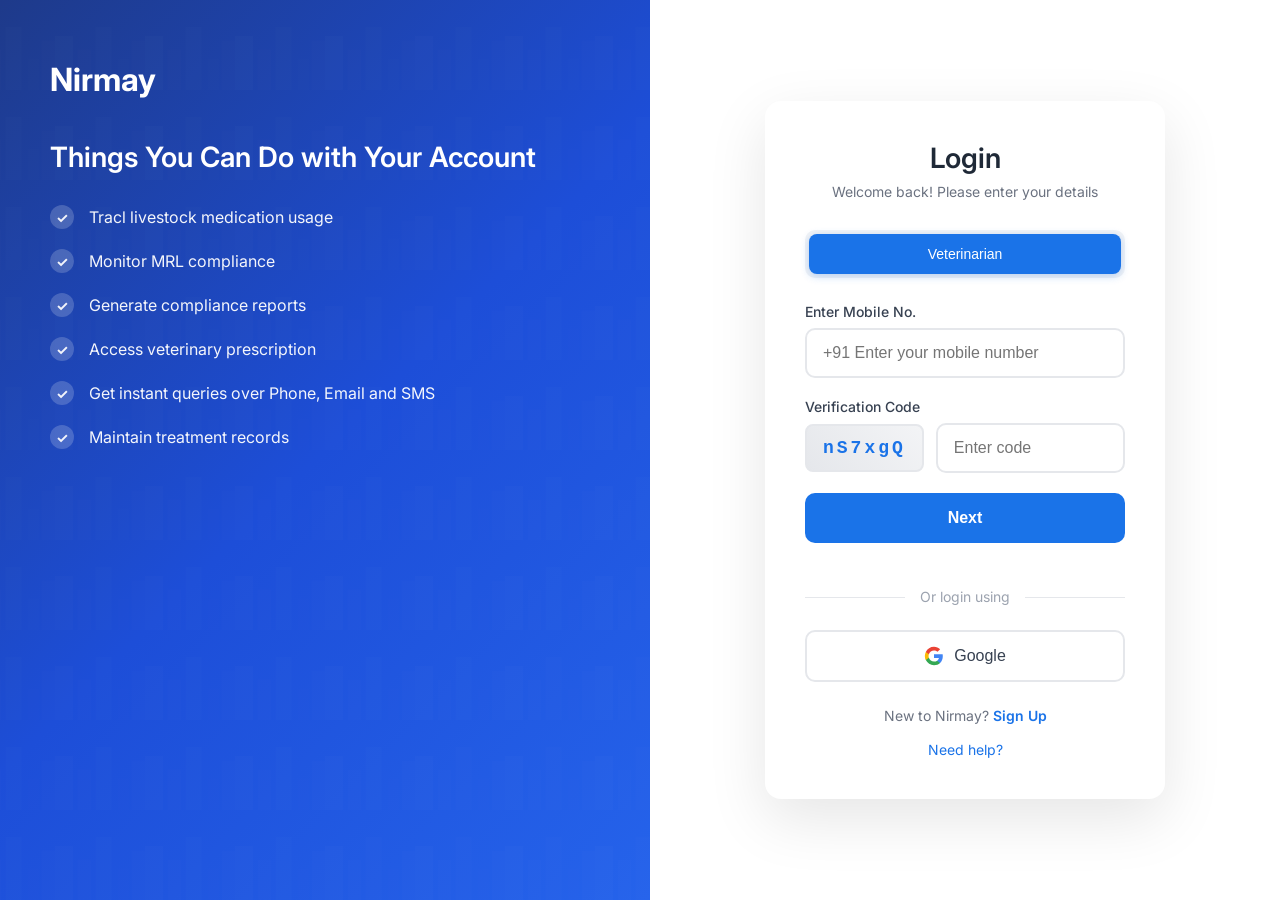
<file: index.html>
<!DOCTYPE html>
<html lang="en">
<head>
    <meta charset="UTF-8">
    <meta name="viewport" content="width=device-width, initial-scale=1.0">
    <title>Bhk view - Login</title>
    <link href="https://fonts.googleapis.com/css2?family=Inter:wght@300;400;500;600;700&display=swap" rel="stylesheet">
    <link rel="stylesheet" href="css/style.css">
</head>
<body>
    <div class="container">
        <!-- Left Section -->
        <div class="left-section">
            <div class="left-content">
                <div class="brand-name">Nirmay</div>
                <h2 class="features-title">Things You Can Do with Your Account</h2>
                <ul class="features-list">
                    <li>Tracl livestock medication usage</li>
                    <li>Monitor MRL compliance</li>
                    <li>Generate compliance reports</li>
                    <li>Access veterinary prescription</li>
                    <li>Get instant queries over Phone, Email and SMS</li>
                    <li>Maintain treatment records</li>
                </ul>
            </div>
        </div>

        <!-- Right Section -->
        <div class="right-section">
            <form class="login-form">
                <div class="login-header">
                    <h1 class="login-title">Login</h1>
                    <p class="login-subtitle">Welcome back! Please enter your details</p>
                </div>

                <div class="user-type-toggle">
                    <button type="button" class="toggle-btn active" onclick="toggleUserType(this, 'vet')">Veterinarian</button>
                    <!-- <button type="button" class="toggle-btn" onclick="toggleUserType(this, 'regulator')">Farmer</button> -->
                </div>

                <div class="form-group">
                    <label class="form-label">Enter Mobile No.</label>
                    <input type="tel" class="form-input" placeholder="+91 Enter your mobile number" maxlength="10">
                </div>

                <div class="form-group">
                    <label class="form-label">Verification Code</label>
                    <div class="captcha-container">
                        <div class="captcha-image" onclick="generateCaptcha()" id="captcha">5ZM4nj</div>
                        <input type="text" class="form-input captcha-input" placeholder="Enter code" maxlength="6">
                    </div>
                </div>

                
                <button type="button" class="next-btn" onclick="goNext()">Next</button>


                <div class="divider">
                    <span>Or login using</span>
                </div>

                <button type="button" class="google-btn" onclick="loginWithGoogle()">
                    <svg width="20" height="20" viewBox="0 0 24 24" fill="none">
                        <path d="M22.56 12.25c0-.78-.07-1.53-.2-2.25H12v4.26h5.92c-.26 1.37-1.04 2.53-2.21 3.31v2.77h3.57c2.08-1.92 3.28-4.74 3.28-8.09z" fill="#4285F4"/>
                        <path d="M12 23c2.97 0 5.46-.98 7.28-2.66l-3.57-2.77c-.98.66-2.23 1.06-3.71 1.06-2.86 0-5.29-1.93-6.16-4.53H2.18v2.84C3.99 20.53 7.7 23 12 23z" fill="#34A853"/>
                        <path d="M5.84 14.09c-.22-.66-.35-1.36-.35-2.09s.13-1.43.35-2.09V7.07H2.18C1.43 8.55 1 10.22 1 12s.43 3.45 1.18 4.93l2.85-2.22.81-.62z" fill="#FBBC05"/>
                        <path d="M12 5.38c1.62 0 3.06.56 4.21 1.64l3.15-3.15C17.45 2.09 14.97 1 12 1 7.7 1 3.99 3.47 2.18 7.07l3.66 2.84c.87-2.6 3.3-4.53 6.16-4.53z" fill="#EA4335"/>
                    </svg>
                    Google
                </button>

                <div class="signup-link">
                    New to Nirmay? <a href="#" onclick="showSignup()">Sign Up</a>
                </div>

                <div class="help-link">
                    <a href="#" onclick="showHelp()">Need help?</a>
                </div>
            </form>
        </div>
    </div>

 <script src="js/script.js"></script>
</body>
</html>
</file>
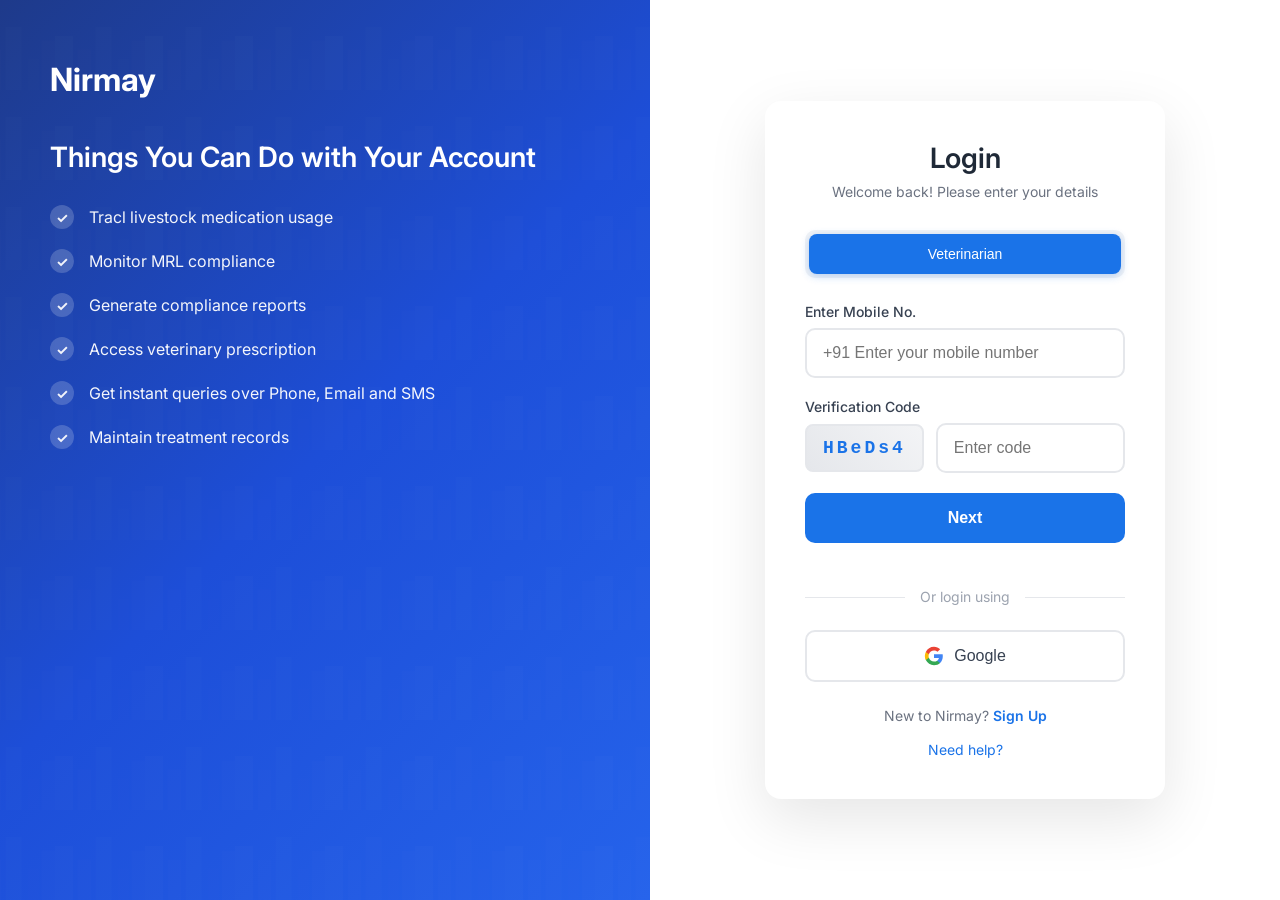
<file: index (1).html>
<!DOCTYPE html>
<html lang="en">
<head>
    <meta charset="UTF-8">
    <meta name="viewport" content="width=device-width, initial-scale=1.0">
    <title>Bhk view - Login</title>
    <link href="https://fonts.googleapis.com/css2?family=Inter:wght@300;400;500;600;700&display=swap" rel="stylesheet">
    <link rel="stylesheet" href="css/style.css">
</head>
<body>
    <div class="container">
        <!-- Left Section -->
        <div class="left-section">
            <div class="left-content">
                <div class="brand-name">Nirmay</div>
                <h2 class="features-title">Things You Can Do with Your Account</h2>
                <ul class="features-list">
                    <li>Tracl livestock medication usage</li>
                    <li>Monitor MRL compliance</li>
                    <li>Generate compliance reports</li>
                    <li>Access veterinary prescription</li>
                    <li>Get instant queries over Phone, Email and SMS</li>
                    <li>Maintain treatment records</li>
                </ul>
            </div>
        </div>

        <!-- Right Section -->
        <div class="right-section">
            <form class="login-form">
                <div class="login-header">
                    <h1 class="login-title">Login</h1>
                    <p class="login-subtitle">Welcome back! Please enter your details</p>
                </div>

                <div class="user-type-toggle">
                    <button type="button" class="toggle-btn active" onclick="toggleUserType(this, 'vet')">Veterinarian</button>
                    <!-- <button type="button" class="toggle-btn" onclick="toggleUserType(this, 'regulator')">Farmer</button> -->
                </div>

                <div class="form-group">
                    <label class="form-label">Enter Mobile No.</label>
                    <input type="tel" class="form-input" placeholder="+91 Enter your mobile number" maxlength="10">
                </div>

                <div class="form-group">
                    <label class="form-label">Verification Code</label>
                    <div class="captcha-container">
                        <div class="captcha-image" onclick="generateCaptcha()" id="captcha">5ZM4nj</div>
                        <input type="text" class="form-input captcha-input" placeholder="Enter code" maxlength="6">
                    </div>
                </div>

                
                <button type="button" class="next-btn" onclick="goNext()">Next</button>


                <div class="divider">
                    <span>Or login using</span>
                </div>

                <button type="button" class="google-btn" onclick="loginWithGoogle()">
                    <svg width="20" height="20" viewBox="0 0 24 24" fill="none">
                        <path d="M22.56 12.25c0-.78-.07-1.53-.2-2.25H12v4.26h5.92c-.26 1.37-1.04 2.53-2.21 3.31v2.77h3.57c2.08-1.92 3.28-4.74 3.28-8.09z" fill="#4285F4"/>
                        <path d="M12 23c2.97 0 5.46-.98 7.28-2.66l-3.57-2.77c-.98.66-2.23 1.06-3.71 1.06-2.86 0-5.29-1.93-6.16-4.53H2.18v2.84C3.99 20.53 7.7 23 12 23z" fill="#34A853"/>
                        <path d="M5.84 14.09c-.22-.66-.35-1.36-.35-2.09s.13-1.43.35-2.09V7.07H2.18C1.43 8.55 1 10.22 1 12s.43 3.45 1.18 4.93l2.85-2.22.81-.62z" fill="#FBBC05"/>
                        <path d="M12 5.38c1.62 0 3.06.56 4.21 1.64l3.15-3.15C17.45 2.09 14.97 1 12 1 7.7 1 3.99 3.47 2.18 7.07l3.66 2.84c.87-2.6 3.3-4.53 6.16-4.53z" fill="#EA4335"/>
                    </svg>
                    Google
                </button>

                <div class="signup-link">
                    New to Nirmay? <a href="#" onclick="showSignup()">Sign Up</a>
                </div>

                <div class="help-link">
                    <a href="#" onclick="showHelp()">Need help?</a>
                </div>
            </form>
        </div>
    </div>

 <script src="js/script.js"></script>
</body>
</html>
</file>
<file: css/style.css>
* {
            margin: 0;
            padding: 0;
            box-sizing: border-box;
        }

        body {
            font-family: 'Inter', sans-serif;
            background: #f8fafc;
            min-height: 100vh;
        }

        .container {
            display: flex;
            min-height: 100vh;
        }

        /* Left Section */
        .left-section {
            flex: 1;
            background: linear-gradient(135deg, #1e3a8a 0%, #1d4ed8 50%, #2563eb 100%);
            position: relative;
            padding: 60px 50px;
            color: white;
            overflow: hidden;
        }

        .left-section::before {
            content: '';
            position: absolute;
            top: 0;
            left: 0;
            right: 0;
            bottom: 0;
            background: url('data:image/svg+xml,<svg xmlns="http://www.w3.org/2000/svg" viewBox="0 0 1000 1000"><defs><pattern id="buildings" patternUnits="userSpaceOnUse" width="100" height="100"><rect width="20" height="60" x="0" y="40" fill="rgba(255,255,255,0.05)"/><rect width="15" height="45" x="25" y="55" fill="rgba(255,255,255,0.03)"/><rect width="18" height="70" x="45" y="30" fill="rgba(255,255,255,0.04)"/><rect width="12" height="35" x="70" y="65" fill="rgba(255,255,255,0.02)"/><rect width="16" height="55" x="85" y="45" fill="rgba(255,255,255,0.03)"/></pattern></defs><rect width="100%" height="100%" fill="url(%23buildings)"/></svg>') center/cover;
            opacity: 0.3;
        }

        .left-content {
            position: relative;
            z-index: 1;
        }

        .brand-name {
            font-size: 32px;
            font-weight: 700;
            margin-bottom: 40px;
            color: white;
        }

        .features-title {
            font-size: 28px;
            font-weight: 600;
            margin-bottom: 30px;
            line-height: 1.3;
        }

        .features-list {
            list-style: none;
        }

        .features-list li {
            display: flex;
            align-items: center;
            margin-bottom: 20px;
            font-size: 16px;
            line-height: 1.5;
            opacity: 0.95;
        }

        .features-list li::before {
            content: '✓';
            background: rgba(255, 255, 255, 0.2);
            border-radius: 50%;
            width: 24px;
            height: 24px;
            display: flex;
            align-items: center;
            justify-content: center;
            margin-right: 15px;
            font-weight: bold;
            font-size: 14px;
            flex-shrink: 0;
        }

        /* Right Section */
        .right-section {
            flex: 1;
            display: flex;
            align-items: center;
            justify-content: center;
            padding: 40px;
            background: white;
        }

        .login-form {
            width: 100%;
            max-width: 400px;
            background: white;
            padding: 40px;
            border-radius: 16px;
            box-shadow: 0 20px 60px rgba(0, 0, 0, 0.1);
        }

        .login-header {
            text-align: center;
            margin-bottom: 30px;
        }

        .login-title {
            font-size: 28px;
            font-weight: 600;
            color: #1f2937;
            margin-bottom: 8px;
        }

        .login-subtitle {
            color: #6b7280;
            font-size: 14px;
        }

        .user-type-toggle {
            display: flex;
            background: #f3f4f6;
            border-radius: 10px;
            padding: 4px;
            margin-bottom: 25px;
        }

        .toggle-btn {
            flex: 1;
            padding: 12px 20px;
            border: none;
            border-radius: 8px;
            font-size: 14px;
            font-weight: 500;
            cursor: pointer;
            transition: all 0.3s ease;
            background: transparent;
            color: #6b7280;
        }

        .toggle-btn.active {
            background: #1A73E8;
            color: white;
            box-shadow: 0 2px 8px rgba(26, 115, 232, 0.3);
        }

        .form-group {
            margin-bottom: 20px;
        }

        .form-label {
            display: block;
            margin-bottom: 8px;
            font-size: 14px;
            font-weight: 500;
            color: #374151;
        }

        .form-input {
            width: 100%;
            padding: 14px 16px;
            border: 2px solid #e5e7eb;
            border-radius: 10px;
            font-size: 16px;
            transition: all 0.3s ease;
            outline: none;
        }

        .form-input:focus {
            border-color: #1A73E8;
            box-shadow: 0 0 0 3px rgba(26, 115, 232, 0.1);
        }

        .captcha-container {
            display: flex;
            gap: 12px;
            align-items: center;
        }

        .captcha-image {
            background: linear-gradient(45deg, #e5e7eb, #f3f4f6);
            border: 2px solid #e5e7eb;
            border-radius: 8px;
            padding: 12px 16px;
            font-family: 'Courier New', monospace;
            font-size: 18px;
            font-weight: bold;
            color: #1A73E8;
            letter-spacing: 3px;
            user-select: none;
            cursor: pointer;
            transition: all 0.3s ease;
        }

        .captcha-image:hover {
            background: linear-gradient(45deg, #d1d5db, #e5e7eb);
        }

        .captcha-input {
            flex: 1;
        }

        .next-btn {
            width: 100%;
            padding: 16px;
            background: #1A73E8;
            color: white;
            border: none;
            border-radius: 10px;
            font-size: 16px;
            font-weight: 600;
            cursor: pointer;
            transition: all 0.3s ease;
            margin-bottom: 20px;
        }

        .next-btn:hover {
            background: #1557b0;
            transform: translateY(-1px);
            box-shadow: 0 8px 25px rgba(26, 115, 232, 0.3);
        }

        .divider {
            text-align: center;
            margin: 25px 0;
            position: relative;
            color: #9ca3af;
            font-size: 14px;
        }

        .divider::before {
            content: '';
            position: absolute;
            top: 50%;
            left: 0;
            right: 0;
            height: 1px;
            background: #e5e7eb;
            z-index: 1;
        }

        .divider span {
            background: white;
            padding: 0 15px;
            position: relative;
            z-index: 2;
        }

        .google-btn {
            width: 100%;
            padding: 14px;
            border: 2px solid #e5e7eb;
            background: white;
            color: #374151;
            border-radius: 10px;
            font-size: 16px;
            font-weight: 500;
            cursor: pointer;
            display: flex;
            align-items: center;
            justify-content: center;
            gap: 10px;
            transition: all 0.3s ease;
            margin-bottom: 25px;
        }

        .google-btn:hover {
            border-color: #d1d5db;
            background: #f9fafb;
            transform: translateY(-1px);
        }

        .signup-link {
            text-align: center;
            font-size: 14px;
            color: #6b7280;
        }

        .signup-link a {
            color: #1A73E8;
            text-decoration: none;
            font-weight: 600;
        }

        .signup-link a:hover {
            text-decoration: underline;
        }

        .help-link {
            text-align: center;
            margin-top: 15px;
        }

        .help-link a {
            color: #1A73E8;
            text-decoration: none;
            font-size: 14px;
        }

        .help-link a:hover {
            text-decoration: underline;
        }

        /* Responsive Design */
        @media (max-width: 768px) {
            .container {
                flex-direction: column;
            }
            
            .left-section {
                min-height: 40vh;
                padding: 40px 30px;
            }
            
            .features-title {
                font-size: 24px;
            }
            
            .right-section {
                padding: 20px;
            }
            
            .login-form {
                padding: 30px 20px;
                box-shadow: none;
                border-radius: 0;
            }
        }
</file>
